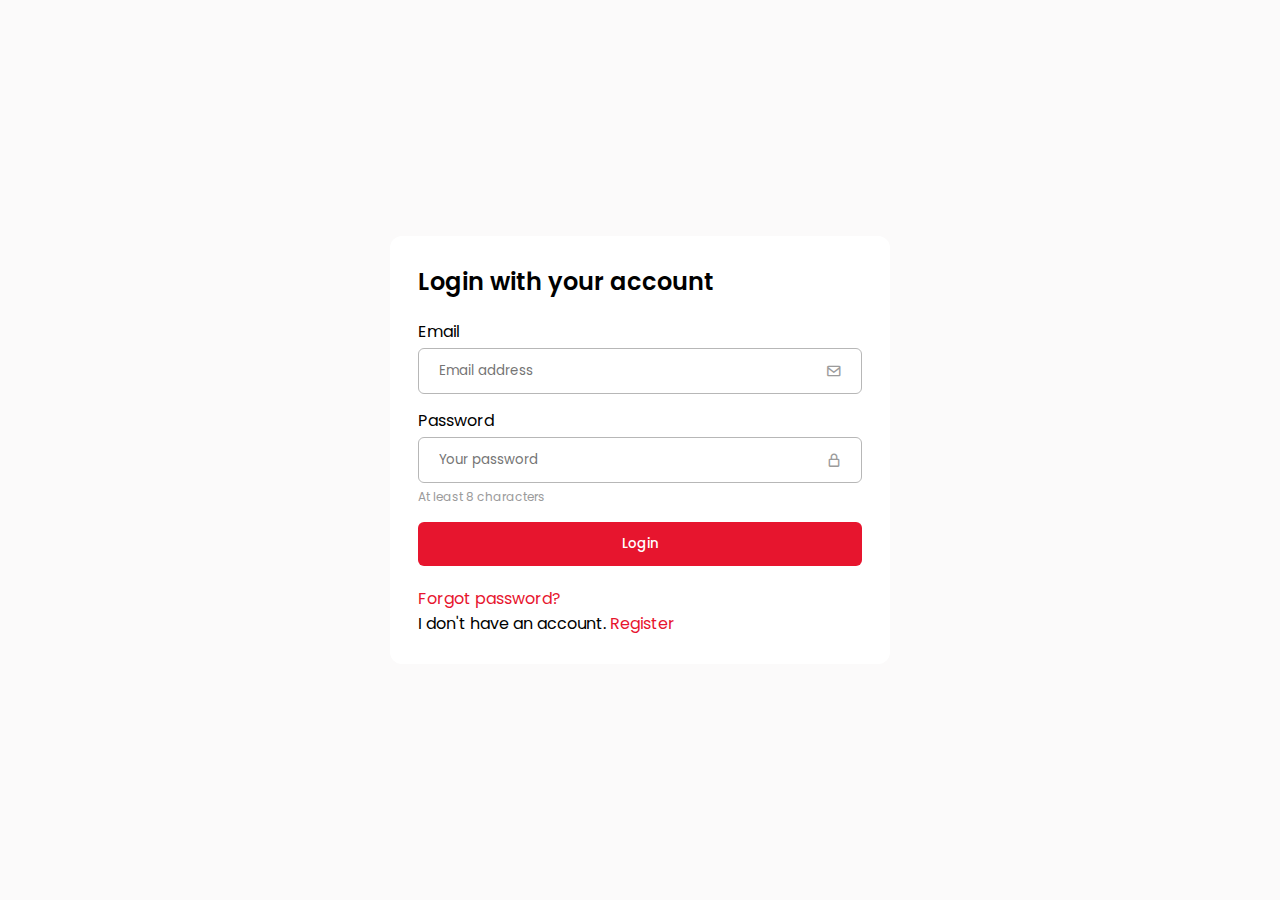
<file: index2.html>
<!DOCTYPE html>
<html lang="en">
<head>
	<meta charset="UTF-8">
	<meta name="viewport" content="width=device-width, initial-scale=1.0">
	<link href='https://unpkg.com/boxicons@2.0.9/css/boxicons.min.css' rel='stylesheet'>
	<link rel="stylesheet" href="style2.css">
	<title>Responsive Login And Register Form</title>
</head>
<body>
	
	<div class="container">
		<form action="#" class="login active">
			<h2 class="title">Login with your account </h2>
			<div class="form-group">
				<label for="email">Email</label>
				<div class="input-group">
					<input type="email" id="email" placeholder="Email address">
					<i class='bx bx-envelope'></i>
				</div>
			</div>
			<div class="form-group">
				<label for="password">Password</label>
				<div class="input-group">
					<input type="password" pattern=".{8,}" id="password" placeholder="Your password">
					<i class='bx bx-lock-alt' ></i>
				</div>
				<span class="help-text">At least 8 characters</span>
			</div>
			<a href ="index.html">
			<button type="submit" class="btn-submit">Login</button>
			</a>
			<a href="index.html">Forgot password?</a>
			<p>I don't have an account. <a href="#" onclick="switchForm('register', event)">Register</a></p>
		</form>

		<form action="#" class="register">
			<h2 class="title">Register your account</h2>
			<div class="form-group">
				<label for="email">Email</label>
				<div class="input-group">
					<input type="email" id="email" placeholder="Email address">
					<i class='bx bx-envelope'></i>
				</div>
			</div>
			<div class="form-group">
				<label for="password">Password</label>
				<div class="input-group">
					<input type="password" pattern=".{8,}" id="password" placeholder="Your password">
					<i class='bx bx-lock-alt' ></i>
				</div>
				<span class="help-text">At least 8 characters</span>
			</div>
			<div class="form-group">
				<label for="confirm-pass">Confirm password</label>
				<div class="input-group">
					<input type="password" id="confirm-pass" placeholder="Enter password again">
					<i class='bx bx-lock-alt' ></i>
				</div>
				<span class="help-text">Confirm password must be same with password</span>
			</div>
			<button type="submit" class="btn-submit">Register</button>
			<p>I already have an account. <a href="#" onclick="switchForm('login', event)">Login</a></p>
		</form>
	</div>

	<script src="script2.js"></script>
</body>
</html>
</file>
<file: style2.css>
@import url('https://fonts.googleapis.com/css2?family=Poppins:wght@300;400;500;600;700&display=swap');

* {
	margin: 0;
	padding: 0;
	box-sizing: border-box;
	font-family: 'Poppins', sans-serif;
}

:root {
	--grey: #F4F2FF;
	--dark-grey: #B7B7B7;

	--green: #23AE00;
	--light-green: #BDFFAC;

	--red: #FE2727;
	--light-red: #FFD2D2;

	--blue: #e7152e;
	--light-blue: #fbfafa;
	--dark-blue: #e3292f;

	--bs: #AECFFF;
	--text: #9B9B9B;
}

a {
	color: var(--blue);
	transition: all .3s ease;
	text-decoration: none;
}

a:hover {
	color: var(--dark-blue);
}

body {
	background: var(--light-blue);
	display: flex;
	justify-content: center;
	align-items: center;
	min-height: 100vh;
	padding: 0 16px;
}

.container {
	max-width: 500px;
	width: 100%;
	position: relative;
}
form {
	width: 100%;
	padding: 28px;
	border-radius: 12px;
	background: #fff;
	position: absolute;
	top: 50%;
	transform: translateY(-50%) scale(.8);
	opacity: 0;
	z-index: 100;
	transition: all .3s ease;
	transition-delay: 0s;
}
form.active {
	transform: translateY(-50%);
	opacity: 1;
	z-index: 200;
	transition-delay: .3s;
}
.title {
	font-size: 24px;
	font-weight: 600;
	margin-bottom: 20px;
}
.form-group {
	margin-bottom: 14px;
}
.form-group label {
	display: inline-block;
	margin-bottom: 4px;
}
.input-group {
	width: 100%;
	position: relative;
}
.input-group input {
	padding: 12px 40px 12px 20px;
	outline: none;
	border-radius: 6px;
	border: 1px solid var(--dark-grey);
	width: 100%;
	transition: all .3s ease;
}

/* Validation */
.input-group input:focus,
.input-group input:not(:placeholder-shown) {
	border-color: var(--blue);
	background: var(--grey);
}
.input-group input:focus + i,
.input-group input:not(:placeholder-shown) + i {
	color: var(--blue);
}
.input-group input:focus:valid {
	box-shadow: 0 0 0 4px var(--light-green);
}
.input-group input:valid:not(:placeholder-shown) {
	border-color: var(--green);
}
.input-group input:valid:not(:placeholder-shown) + i {
	color: var(--green);
}
.input-group input:invalid:not(:placeholder-shown) {
	border-color: var(--red);
}
.input-group input:invalid:not(:placeholder-shown) + i {
	color: var(--red);
}
.input-group input:focus:invalid {
	box-shadow: 0 0 0 4px var(--light-red);
}
.input-group input:focus,
.input-group input:focus:placeholder-shown {
	box-shadow: 0 0 0 4px var(--bs);
}
/* Validation */

.input-group i {
	position: absolute;
	top: 50%;
	transform: translateY(-50%);
	right: 20px;
	color: var(--text);
	pointer-events: none;
	transition: all .3s ease;
}
.form-group .help-text {
	font-size: 12px;
	color: var(--text);
}
.btn-submit {
	padding: 12px 0;
	display: block;
	width: 100%;
	color: #fff;
	border-radius: 6px;
	cursor: pointer;
	transition: all .3s ease;
	border: none;
	font-weight: 500;
	background: var(--blue);
	margin-bottom: 20px;
}
.btn-submit:hover {
	background: var(--dark-blue);
}
</file>
